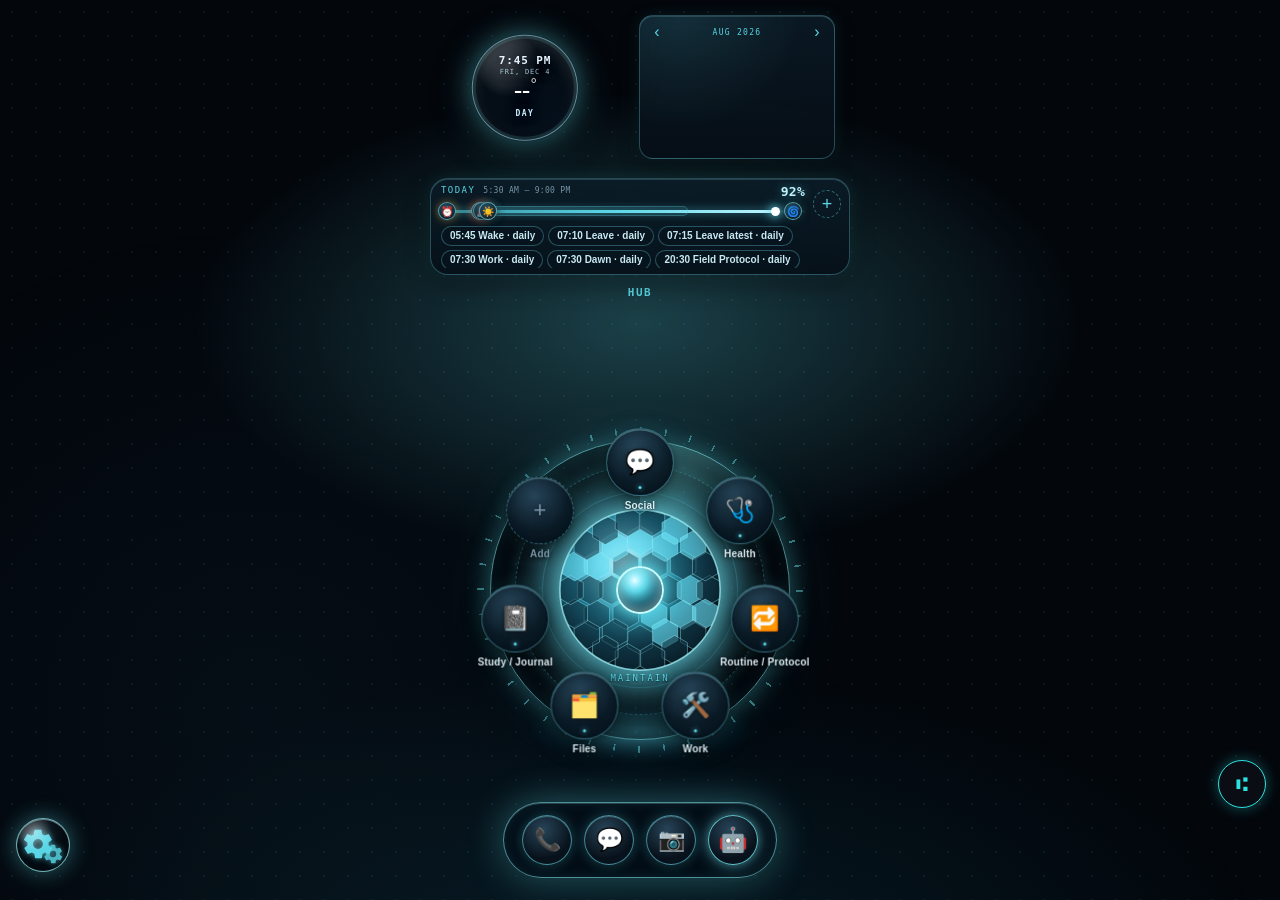
<file: index.html>
<!DOCTYPE html>
<html lang="en" style="background:#03070c">
<head>
<meta charset="UTF-8">
<meta name="viewport" content="width=device-width, initial-scale=1, viewport-fit=cover">
<meta name="apple-mobile-web-app-capable" content="yes">
<meta name="apple-mobile-web-app-status-bar-style" content="black-translucent">
<meta name="apple-mobile-web-app-title" content="Maintain">
<meta name="theme-color" content="#03070c">
<title>Maintain</title>
<link rel="stylesheet" href="styles.css?v=8.5.1">
<link rel="stylesheet" href="v83.css?v=8.5.1">
<link rel="stylesheet" href="v85.css?v=8.5.1">
</head>
<body>
<div class="hud-top" id="hud-top">
  <div class="hud-row">
    <div class="wx-clock" id="wx-clock">
      <div class="wx-dial"></div>
      <div class="wx-glass">
        <div class="wx-sky" id="wx-sky"></div>
        <div class="wx-shine"></div>
        <div class="wx-rim"></div>
        <div class="wx-read">
          <div class="wx-time" id="wx-time">--:--</div>
          <div class="wx-date" id="wx-date"></div>
          <div class="wx-temp" id="wx-temp">--<small>°</small></div>
          <div class="wx-cond" id="wx-cond"></div>
          <div class="wx-sun" id="wx-sun"><b>DAY</b><span></span></div>
        </div>
      </div>
    </div>
    <div id="cal" aria-label="Calendar">
      <div class="cal-head">
        <button type="button" id="cal-prev" aria-label="Previous month">‹</button>
        <div class="cal-title" id="cal-title">AUG 2026</div>
        <button type="button" id="cal-next" aria-label="Next month">›</button>
      </div>
      <div class="cal-grid" id="cal-grid"></div>
    </div>
  </div>
  <div id="dayline">
    <div class="dl-head">
      <div class="dl-title">Today</div>
      <div class="dl-range">5:30 AM – 9:00 PM</div>
      <div class="dl-pct" id="dl-pct">—%</div>
    </div>
    <div class="dl-track-wrap" id="dl-track-wrap">
      <div class="dl-track"><div class="dl-fill" id="dl-fill"></div></div>
      <div class="dl-now" id="dl-now"></div>
    </div>
    <button class="dl-add" id="dl-add" type="button" aria-label="Add reminder">+</button>
    <div class="dl-list" id="dl-list"></div>
  </div>
</div>
<div class="stage" id="stage">
  <div class="crumb" id="crumb"><b>HUB</b></div>
  <div id="orbit"></div>
  <div class="hint" id="hint"></div>
</div>
<div class="flash" id="flash"></div>
<div class="veil" id="veil"><div class="sheet" id="sheet"></div></div>
<button id="gears-btn" title="Settings" aria-label="Maintain Settings">
  <span class="gear-glass">
    <svg class="gear-a" viewBox="0 0 24 24" aria-hidden="true"><path fill="currentColor" d="M19.43 12.98c.04-.32.07-.64.07-.98s-.03-.66-.07-.98l2.11-1.65a.5.5 0 0 0 .12-.64l-2-3.46a.5.5 0 0 0-.6-.22l-2.49 1a7.2 7.2 0 0 0-1.7-.98l-.38-2.65A.5.5 0 0 0 13.9 2h-4a.5.5 0 0 0-.49.42l-.38 2.65c.63.23-1.2.56-1.7.98l-2.49-1a.5.5 0 0 0-.6.22l-2 3.46a.5.5 0 0 0 .12.64L4.57 11c-.04.32-.07.65-.07 1s.03.66.07.98l-2.11 1.65a.5.5 0 0 0 .12.64l2 3.46c.14.24.43.34.68.22l2.49-1c.5.42 1.07.75 1.7.98l.38 2.65a.5.5 0 0 0 .49.42h4a.5.5 0 0 0 .49-.42l.38-2.65c.63-.23 1.2-.56 1.7-.98l2.49 1a.5.5 0 0 0 .6-.22l2-3.46a.5.5 0 0 0-.12-.64l-2.11-1.65zM12 15.5A3.5 3.5 0 1 1 12 8.5a3.5 3.5 0 0 1 0 7z"/></svg>
    <svg class="gear-b" viewBox="0 0 24 24" aria-hidden="true"><path fill="currentColor" d="M19.43 12.98c.04-.32.07-.64.07-.98s-.03-.66-.07-.98l2.11-1.65a.5.5 0 0 0 .12-.64l-2-3.46a.5.5 0 0 0-.6-.22l-2.49 1a7.2 7.2 0 0 0-1.7-.98l-.38-2.65A.5.5 0 0 0 13.9 2h-4a.5.5 0 0 0-.49.42l-.38 2.65c.63.23-1.2.56-1.7.98l-2.49-1a.5.5 0 0 0-.6.22l-2 3.46a.5.5 0 0 0 .12.64L4.57 11c-.04.32-.07.65-.07 1s.03.66.07.98l-2.11 1.65a.5.5 0 0 0 .12.64l2 3.46c.14.24.43.34.68.22l2.49-1c.5.42 1.07.75 1.7.98l.38 2.65a.5.5 0 0 0 .49.42h4a.5.5 0 0 0 .49-.42l.38-2.65c.63-.23 1.2-.56 1.7-.98l2.49 1a.5.5 0 0 0 .6-.22l2-3.46a.5.5 0 0 0-.12-.64l-2.11-1.65zM12 15.5A3.5 3.5 0 1 1 12 8.5a3.5 3.5 0 0 1 0 7z"/></svg>
  </span>
</button>
<div id="cmd-belt">
  <button class="cmd-btn" id="cmd-phone" title="Contacts">📞</button>
  <button class="cmd-btn" id="cmd-msg" title="Messages">💬</button>
  <button class="cmd-btn" id="cmd-cam" title="Camera">📷</button>
  <button class="cmd-btn ai" id="cmd-ai" title="Gemini">🤖</button>
</div>
<div id="ai-wrap"><div id="ai-panel"><div id="ai-head"><h3>✦ GEMINI</h3><button id="ai-cfg" type="button" title="API key">⚙</button><button id="ai-close">×</button></div><div id="ai-cfg-row"><input id="ai-key" type="password" placeholder="Paste Gemini API key (stays on this phone)" autocomplete="off"><button id="ai-key-save" type="button">Save</button></div><div id="ai-body"><div class="msg bot">Maintain channel ready. Save a Gemini API key (⚙) once — it never leaves this phone.</div></div><div id="ai-input-row"><input id="ai-input" placeholder="Message Gemini…" autocomplete="off"><button id="ai-send">Send</button></div></div></div>
<div id="mp-fab" title="Push to GitHub">⑆</div>
<div id="mp-wrap"><div id="mp-sheet"><h3>Push to GitHub <button id="mp-close">×</button></h3><label>File path in repo</label><input id="mp-path" placeholder="index.html" value="index.html" autocapitalize="off" autocorrect="off" spellcheck="false"/><label>Commit message</label><input id="mp-msg" placeholder="Maintain update"/><label>File content (paste the COMPLETE file)</label><textarea id="mp-content" placeholder="Paste the entire new file here…"></textarea><div id="mp-row"><button id="mp-pull">Pull current</button><button id="mp-push">Push</button></div><div id="mp-status"></div><details id="mp-cfg"><summary>⚙︎ Setup (stored on this phone only)</summary><label>Apps Script /exec URL</label><input id="mp-url" placeholder="https://script.google.com/macros/s/…/exec" autocapitalize="off" autocorrect="off" spellcheck="false"/><label>Shared secret</label><input id="mp-secret" type="password" placeholder="your SHARED_SECRET"/><button id="mp-save" style="margin-top:10px;width:100%;padding:10px;border-radius:8px;border:1px solid #2de1e1;background:#0a0e14;color:#2de1e1;">Save config on device</button></details></div></div>
<script src="app.js?v=8.5.1"></script>
<script src="app-ui.js?v=8.5.1"></script>
<script src="app-tl.js?v=8.5.1"></script>
<script src="v83.js?v=8.5.1"></script>
<script src="v84.js?v=8.5.1"></script>
<script src="v85.js?v=8.5.1"></script>
</body></html>
</file>
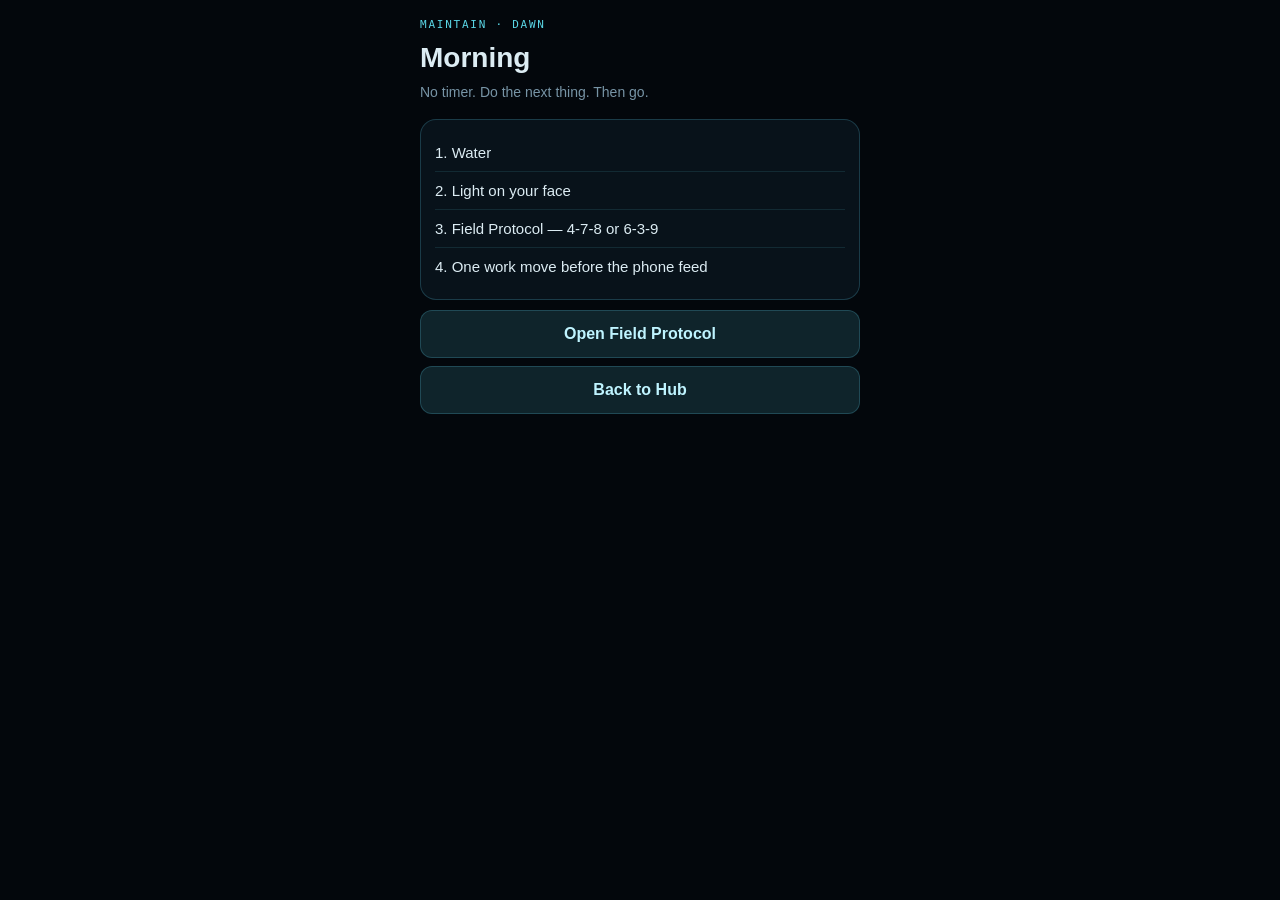
<file: dawn.html>
<!DOCTYPE html>
<html lang="en" style="background:#03070c">
<head>
<meta charset="UTF-8">
<meta name="viewport" content="width=device-width, initial-scale=1, viewport-fit=cover">
<meta name="apple-mobile-web-app-capable" content="yes">
<meta name="apple-mobile-web-app-title" content="Dawn">
<meta name="theme-color" content="#03070c">
<title>Dawn</title>
<style>
:root{--void:#03070c;--panel:rgba(10,20,30,.86);--line:rgba(90,210,230,.22);--cyan:#5ad6e6;--hot:#bff4ff;--ink:#dcecf3;--dim:#7794a6;--mono:ui-monospace,Menlo,monospace;--sans:-apple-system,BlinkMacSystemFont,sans-serif}
*{box-sizing:border-box;margin:0;padding:0;-webkit-tap-highlight-color:transparent}
body{background:var(--void);color:var(--ink);font-family:var(--sans);min-height:100dvh;padding:calc(env(safe-area-inset-top) + 18px) 16px calc(env(safe-area-inset-bottom) + 20px)}
.app{max-width:440px;margin:0 auto}
.brand{font:11px/1.3 var(--mono);letter-spacing:.16em;text-transform:uppercase;color:var(--cyan);margin-bottom:10px}
h1{font-size:28px;margin-bottom:8px}
.why{color:var(--dim);font-size:14px;line-height:1.45;margin-bottom:16px}
.card{border:1px solid var(--line);background:var(--panel);border-radius:16px;padding:14px;margin-bottom:10px}
.step{font-size:15px;padding:10px 0;border-bottom:1px solid rgba(90,210,230,.12)}
.step:last-child{border-bottom:none}
a.btn{display:block;text-align:center;text-decoration:none;border:1px solid var(--line);background:rgba(90,214,230,.14);color:var(--hot);border-radius:12px;padding:14px;font-weight:650;margin-top:8px}
</style>
</head>
<body>
<div class="app">
  <div class="brand">Maintain · Dawn</div>
  <h1>Morning</h1>
  <p class="why">No timer. Do the next thing. Then go.</p>
  <div class="card">
    <div class="step">1. Water</div>
    <div class="step">2. Light on your face</div>
    <div class="step">3. Field Protocol — 4-7-8 or 6-3-9</div>
    <div class="step">4. One work move before the phone feed</div>
  </div>
  <a class="btn" href="field.html">Open Field Protocol</a>
  <a class="btn" href="index.html">Back to Hub</a>
</div>
</body>
</html>
</file>
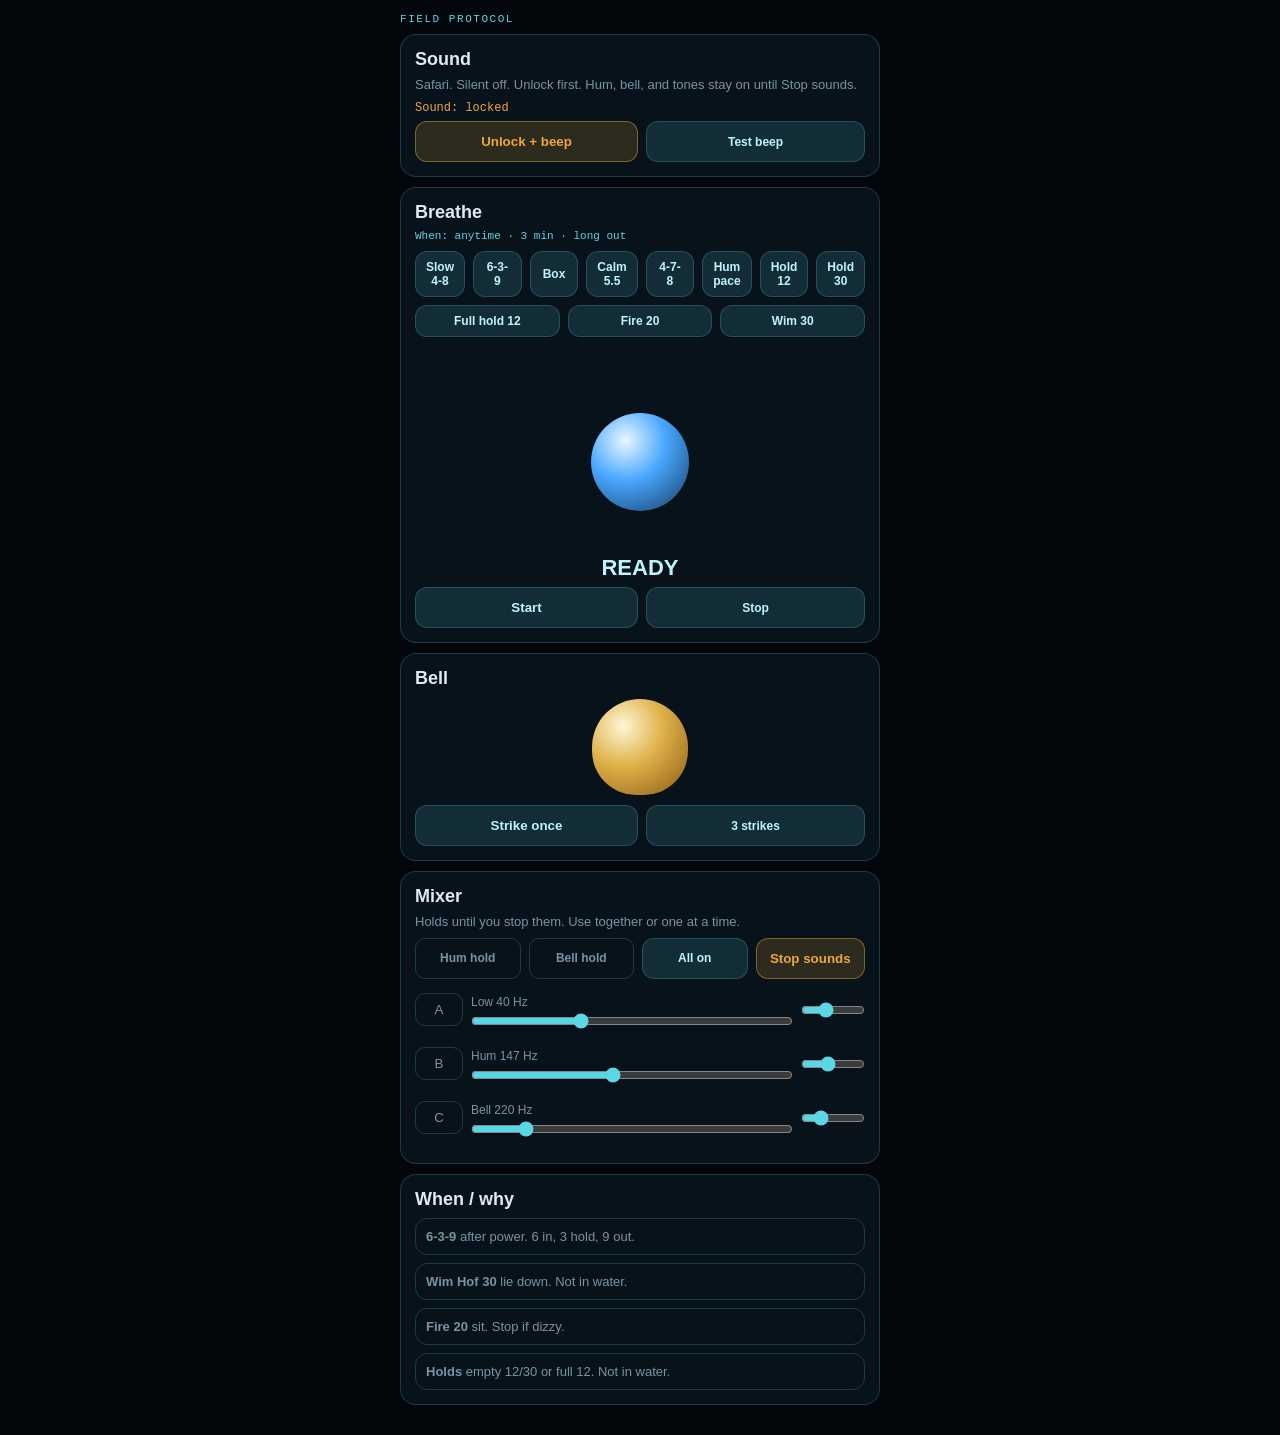
<file: field.html>
<!DOCTYPE html>
<html lang="en" style="background:#03070c">
<head>
<meta charset="UTF-8">
<meta name="viewport" content="width=device-width, initial-scale=1, viewport-fit=cover">
<meta name="apple-mobile-web-app-capable" content="yes">
<meta name="apple-mobile-web-app-title" content="Field Protocol">
<meta name="theme-color" content="#03070c">
<title>Field Protocol</title>
<style>
:root{--void:#03070c;--panel:rgba(10,20,30,.86);--line:rgba(90,210,230,.22);--cyan:#5ad6e6;--hot:#bff4ff;--amber:#f0a63c;--ink:#dcecf3;--dim:#7794a6;
--mono:ui-monospace,Menlo,monospace;--sans:-apple-system,BlinkMacSystemFont,sans-serif}
*{box-sizing:border-box;margin:0;padding:0;-webkit-tap-highlight-color:transparent}
html,body{background:var(--void);color:var(--ink);font-family:var(--sans);min-height:100%}
body{padding:env(safe-area-inset-top) 14px calc(20px + env(safe-area-inset-bottom))}
.app{max-width:480px;margin:0 auto}
.brand{font:11px/1.3 var(--mono);letter-spacing:.14em;text-transform:uppercase;color:var(--cyan);margin:12px 0 8px}
.card{border:1px solid var(--line);background:var(--panel);border-radius:16px;padding:14px;margin-bottom:10px}
h2{font-size:18px;margin-bottom:6px}
.why,.meta{font-size:13px;color:var(--dim);line-height:1.45;margin:6px 0}
.meta{font-family:var(--mono);font-size:11px;color:var(--cyan)}
.btn{appearance:none;border:1px solid var(--line);background:rgba(90,214,230,.14);color:var(--hot);border-radius:12px;padding:12px;font-weight:650;width:100%}
.btn.amber{background:rgba(240,166,60,.16);border-color:rgba(240,166,60,.45);color:var(--amber)}
.btn.sm{width:auto;padding:8px 10px;font-size:12px}
.row{display:flex;flex-wrap:wrap;gap:8px}
.row .btn{flex:1}
.tog{border:1px solid var(--line);background:transparent;color:var(--dim);border-radius:10px;padding:8px}
.tog.on{border-color:var(--cyan);color:var(--hot);background:rgba(90,214,230,.14)}
.pacer{display:grid;place-items:center;min-height:250px;position:relative}
.ball{width:140px;height:140px;border-radius:50%;background:radial-gradient(circle at 35% 28%,#e8f7ff,#4aa8ff 42%,#123a62);transform:scale(.7)}
.cue{position:absolute;bottom:6px;text-align:center;font-size:22px;font-weight:700;color:var(--hot)}
.cue small{display:block;font-size:14px;font-weight:500;color:var(--ink)}
.bell{width:96px;height:96px;margin:10px auto;border-radius:50% 50% 46% 46%;background:radial-gradient(circle at 32% 28%,#fff6d6,#e0b24a 42%,#8a5a12)}
#st{font-family:var(--mono);font-size:12px;color:var(--amber);margin:6px 0}
input[type=range]{width:100%;accent-color:var(--cyan)}
label{display:block;font-size:12px;color:var(--dim);margin:8px 0 4px}
.mix{display:grid;grid-template-columns:48px 1fr 64px;gap:8px;align-items:center;margin:8px 0}
.ex{border:1px solid var(--line);border-radius:12px;padding:10px;margin-top:8px;font-size:13px;color:var(--dim)}
</style>
</head>
<body>
<div class="app">
  <div class="brand">Field Protocol</div>
  <div class="card">
    <h2>Sound</h2>
    <p class="why">Safari. Silent off. Unlock first. Hum, bell, and tones stay on until Stop sounds.</p>
    <p id="st">Sound: locked</p>
    <div class="row">
      <button class="btn amber" id="unlock">Unlock + beep</button>
      <button class="btn sm" id="test">Test beep</button>
    </div>
  </div>
  <div class="card">
    <h2>Breathe</h2>
    <p class="meta" id="help">When: anytime · 3 min · long out</p>
    <div class="row" id="modes"></div>
    <div class="pacer"><div class="ball" id="ball"></div><div class="cue" id="cue">READY</div></div>
    <div class="row"><button class="btn" id="go">Start</button><button class="btn sm" id="stop">Stop</button></div>
  </div>
  <div class="card">
    <h2>Bell</h2>
    <div class="bell" id="bell"></div>
    <div class="row"><button class="btn" id="strike">Strike once</button><button class="btn sm" id="triple">3 strikes</button></div>
  </div>
  <div class="card">
    <h2>Mixer</h2>
    <p class="why">Holds until you stop them. Use together or one at a time.</p>
    <div class="row">
      <button class="btn sm tog" id="togBreath">Hum hold</button>
      <button class="btn sm tog" id="togBell">Bell hold</button>
      <button class="btn sm" id="allOn">All on</button>
      <button class="btn amber" id="allOff">Stop sounds</button>
    </div>
    <div class="mix"><button class="tog" id="tA">A</button><div><label>Low <span id="fA">40</span> Hz</label><input id="hzA" type="range" min="20" max="80" value="40"></div><input id="gA" type="range" min="0" max="100" value="35"></div>
    <div class="mix"><button class="tog" id="tB">B</button><div><label>Hum <span id="fB">147</span> Hz</label><input id="hzB" type="range" min="90" max="220" value="147"></div><input id="gB" type="range" min="0" max="100" value="40"></div>
    <div class="mix"><button class="tog" id="tC">C</button><div><label>Bell <span id="fC">220</span> Hz</label><input id="hzC" type="range" min="180" max="440" value="220"></div><input id="gC" type="range" min="0" max="100" value="25"></div>
  </div>
  <div class="card">
    <h2>When / why</h2>
    <div class="ex"><b>6-3-9</b> after power. 6 in, 3 hold, 9 out.</div>
    <div class="ex"><b>Wim Hof 30</b> lie down. Not in water.</div>
    <div class="ex"><b>Fire 20</b> sit. Stop if dizzy.</div>
    <div class="ex"><b>Holds</b> empty 12/30 or full 12. Not in water.</div>
  </div>
</div>
<script>
const MODES={
  hyper:{name:'Slow 4-8',help:'When: anytime · 3 min',phases:[{n:'In',s:4,c:'in',a:.68,b:1.2},{n:'Out',s:8,c:'out',a:1.2,b:.68}]},
  six39:{name:'6-3-9',help:'When: after power · 6-3-9',phases:[{n:'In',s:6,c:'in',a:.68,b:1.2},{n:'Hold',s:3,c:'hold',a:1.2,b:1.2},{n:'Out',s:9,c:'out',a:1.2,b:.68}]},
  box:{name:'Box',help:'When: wired',phases:[{n:'In',s:4,c:'in',a:.68,b:1.16},{n:'Hold',s:4,c:'hold',a:1.16,b:1.16},{n:'Out',s:4,c:'out',a:1.16,b:.68},{n:'Hold',s:4,c:'hold',a:.68,b:.68}]},
  coherent:{name:'Calm 5.5',help:'When: anytime',phases:[{n:'In',s:5.5,c:'in',a:.68,b:1.16},{n:'Out',s:5.5,c:'out',a:1.16,b:.68}]},
  four78:{name:'4-7-8',help:'When: night',phases:[{n:'In',s:4,c:'in',a:.68,b:1.18},{n:'Hold',s:7,c:'hold',a:1.18,b:1.18},{n:'Out',s:8,c:'out',a:1.18,b:.68}]},
  hum:{name:'Hum pace',help:'When: after slow',phases:[{n:'In',s:4,c:'in',a:.68,b:1.16},{n:'Hum',s:8,c:'out',a:1.16,b:.68}]},
  apnea:{name:'Hold 12',help:'Empty hold',phases:[{n:'In',s:3,c:'in',a:.68,b:1.1},{n:'Out',s:3,c:'out',a:1.1,b:.72},{n:'Hold',s:12,c:'hold',a:.72,b:.72}]},
  hold30:{name:'Hold 30',help:'Empty hold',phases:[{n:'In',s:3,c:'in',a:.68,b:1.1},{n:'Out',s:3,c:'out',a:1.1,b:.7},{n:'Hold',s:30,c:'hold',a:.7,b:.7}]},
  fullhold:{name:'Full hold 12',help:'Lungs full',phases:[{n:'In',s:4,c:'in',a:.68,b:1.2},{n:'Hold',s:12,c:'hold',a:1.2,b:1.2},{n:'Out',s:6,c:'out',a:1.2,b:.68}]},
  kapal:{name:'Fire 20',help:'Sit. Stop if dizzy',n:20,phases:[{n:'In',s:.35,c:'in',a:.72,b:1.05},{n:'Out',s:.35,c:'out',a:1.05,b:.72}],after:[{n:'Out',s:4,c:'out',a:1,b:.7},{n:'Hold',s:8,c:'hold',a:.7,b:.7},{n:'In',s:3,c:'in',a:.7,b:1.1},{n:'Out',s:4,c:'out',a:1.1,b:.7}]},
  wim:{name:'Wim 30',help:'Lie down. Not in water',n:30,rounds:3,phases:[{n:'In',s:1.5,c:'in',a:.7,b:1.22},{n:'Out',s:1.5,c:'out',a:1.22,b:.7}],after:[{n:'Hold',s:30,c:'hold',a:.7,b:.7},{n:'In',s:3,c:'in',a:.7,b:1.16},{n:'Hold',s:10,c:'hold',a:1.16,b:1.16},{n:'Out',s:4,c:'out',a:1.16,b:.7}]}
};
const box=document.getElementById('modes');
Object.keys(MODES).forEach(function(k){ var b=document.createElement('button'); b.className='btn sm'; b.textContent=MODES[k].name; b.onclick=function(){ setMode(k); }; box.appendChild(b); });
let mode=MODES.hyper,run=0,pi=0,pt=0,cyc=0,last=0,after=0,rnd=1;
let ctx,master,breathOn=0,bellOn=0,drone,droneG,bellNodes=[];
const tracks={};
function st(t){document.getElementById('st').textContent=t}
function unlock(){
  var AC=window.AudioContext||window.webkitAudioContext;
  if(!ctx) ctx=new AC();
  if(!master){ master=ctx.createGain(); master.gain.value=1; master.connect(ctx.destination); }
  function ping(){ beep(880,0.22,0.26); st('Sound: '+(ctx.state||'ready')); }
  if(ctx.state==='suspended') ctx.resume().then(ping).catch(ping); else ping();
  return ctx;
}
function beep(hz,dur,g){ if(!ctx) return; var o=ctx.createOscillator(), gain=ctx.createGain(); o.frequency.value=hz; gain.gain.value=g||0.2; o.connect(gain); gain.connect(ctx.destination); o.start(); o.stop(ctx.currentTime+dur); }
function ramp(g,v,t){ var n=ctx.currentTime; try{ g.gain.cancelScheduledValues(n); g.gain.setValueAtTime(Math.max(.0001,g.gain.value||.0001),n); g.gain.exponentialRampToValueAtTime(Math.max(.0001,v),n+t);}catch(e){g.gain.value=v} }
function startT(id,hz,vol){
  unlock(); stopT(id);
  var o=ctx.createOscillator(), g=ctx.createGain();
  o.frequency.value=hz; g.gain.value=.0001; o.connect(g); g.connect(master); o.start(); ramp(g,vol,.2);
  tracks[id]={o:o,g:g};
  if(hz<80){ var h=ctx.createOscillator(), hg=ctx.createGain(); h.frequency.value=hz*2; hg.gain.value=.0001; h.connect(hg); hg.connect(master); h.start(); ramp(hg,vol*.5,.2); tracks[id+'h']={o:h,g:hg}; }
}
function stopT(id){ ['','h'].forEach(function(s){ var t=tracks[id+s]; if(!t) return; try{ramp(t.g,.0001,.1); t.o.stop(ctx.currentTime+.14)}catch(e){} delete tracks[id+s]; }); }
function onT(id){return !!tracks[id]}
function droneStart(){ unlock(); if(droneG) return; drone=ctx.createOscillator(); droneG=ctx.createGain(); drone.frequency.value=147; droneG.gain.value=.0001; drone.connect(droneG); droneG.connect(master); drone.start(); ramp(droneG,.08,.25); }
function droneStop(){ if(!droneG) return; try{ramp(droneG,.0001,.1); drone.stop(ctx.currentTime+.14)}catch(e){} drone=droneG=null; }
function bellHoldStart(){
  unlock(); if(bellNodes.length) return;
  [110,220,264,326].forEach(function(hz,i){ var o=ctx.createOscillator(), g=ctx.createGain(); o.frequency.value=hz; g.gain.value=.0001; o.connect(g); g.connect(master); o.start(); ramp(g,0.1/(i+1),.3); bellNodes.push({o:o,g:g}); });
  if(!onT('C')) startMix('C');
}
function bellHoldStop(){ bellNodes.forEach(function(n){ try{ramp(n.g,.0001,.12); n.o.stop(ctx.currentTime+.16)}catch(e){} }); bellNodes=[]; }
function setMode(k){ mode=MODES[k]; document.getElementById('help').textContent=mode.help; reset(); }
function setBall(s){ document.getElementById('ball').style.transform='scale('+s+')'; }
function reset(){ run=0; pi=pt=cyc=after=0; rnd=1; last=0; document.getElementById('go').textContent='Start'; document.getElementById('cue').textContent=mode.name; setBall(.68); }
function ease(t){return t<.5?2*t*t:1-Math.pow(-2*t+2,2)/2}
function loop(ts){
  if(!run) return;
  if(!last) last=ts; var dt=Math.min(.05,(ts-last)/1000); last=ts; pt+=dt;
  var bank=(after&&mode.after)?mode.after:mode.phases; var ph=bank[pi];
  var p=Math.min(1,pt/ph.s); var e=ph.c==='hold'?p:ease(p);
  setBall(ph.a+(ph.b-ph.a)*e);
  document.getElementById('cue').innerHTML=ph.n+'<small>'+Math.max(0,ph.s-pt).toFixed(0)+'s'+(mode.n?(' · '+cyc+'/'+mode.n):'')+'</small>';
  if(breathOn && !drone) droneStart();
  if(pt>=ph.s){
    pt=0; pi++;
    if(!after && pi>=mode.phases.length){ pi=0; cyc++; if(mode.n && cyc>=mode.n){ after=1; pi=0; } }
    else if(after && pi>=mode.after.length){ rnd++; if(rnd>(mode.rounds||1)){ run=0; document.getElementById('go').textContent='Start'; document.getElementById('cue').innerHTML='Done'; return; } after=0; pi=0; cyc=0; }
  }
  requestAnimationFrame(loop);
}
function strike(){ unlock(); var t=ctx.currentTime; [110,220,264,326].forEach(function(hz,i){ var o=ctx.createOscillator(), g=ctx.createGain(); o.frequency.value=hz; g.gain.setValueAtTime(.0001,t); g.gain.exponentialRampToValueAtTime(.22/(i+1),t+.01); g.gain.exponentialRampToValueAtTime(.0001,t+6-i); o.connect(g); g.connect(master); o.start(t); o.stop(t+7); }); }
function hz(id){return +document.getElementById('hz'+id).value}
function vol(id){return (+document.getElementById('g'+id).value)/100*.18}
function startMix(id){ startT(id,hz(id),vol(id)); document.getElementById('t'+id).classList.add('on'); }
function stopMix(id){ stopT(id); document.getElementById('t'+id).classList.remove('on'); }
document.getElementById('unlock').onclick=unlock;
document.getElementById('test').onclick=function(){ unlock(); setTimeout(function(){ beep(440,.35,.25); },120); };
document.getElementById('go').onclick=function(){ unlock(); run=!run; last=0; document.getElementById('go').textContent=run?'Pause':'Start'; if(run) requestAnimationFrame(loop); };
document.getElementById('stop').onclick=reset;
document.getElementById('strike').onclick=strike;
document.getElementById('bell').onclick=strike;
document.getElementById('triple').onclick=function(){ strike(); setTimeout(strike,3500); setTimeout(strike,7000); };
document.getElementById('togBreath').onclick=function(){ breathOn=!breathOn; this.classList.toggle('on',breathOn); if(breathOn) droneStart(); else droneStop(); };
document.getElementById('togBell').onclick=function(){ bellOn=!bellOn; this.classList.toggle('on',bellOn); if(bellOn) bellHoldStart(); else bellHoldStop(); };
['A','B','C'].forEach(function(id){
  document.getElementById('t'+id).onclick=function(){ unlock(); onT(id)?stopMix(id):startMix(id); };
  document.getElementById('hz'+id).oninput=function(){ document.getElementById('f'+id).textContent=hz(id); if(onT(id)) tracks[id].o.frequency.value=hz(id); };
  document.getElementById('g'+id).oninput=function(){ if(onT(id)) ramp(tracks[id].g, vol(id), .08); };
});
document.getElementById('allOn').onclick=function(){ unlock(); breathOn=1; bellOn=1; document.getElementById('togBreath').classList.add('on'); document.getElementById('togBell').classList.add('on'); droneStart(); bellHoldStart(); startMix('A'); startMix('B'); startMix('C'); };
document.getElementById('allOff').onclick=function(){ breathOn=0; bellOn=0; document.getElementById('togBreath').classList.remove('on'); document.getElementById('togBell').classList.remove('on'); droneStop(); bellHoldStop(); stopMix('A'); stopMix('B'); stopMix('C'); };
</script>
</body>
</html>
</file>
<file: styles.css>
:root{
    --void:#03070c; --panel:rgba(10,20,30,.72); --line:rgba(90,210,230,.22);
    --cyan:#5ad6e6; --cyan-hot:#bff4ff; --cyan-dim:#2a7d8c;
    --amber:#f0a63c; --ink:#dcecf3; --dim:#7794a6; --danger:#e8654f;
    --mono:ui-monospace,"SF Mono",Menlo,monospace;
    --sans:-apple-system,BlinkMacSystemFont,"Segoe UI",Roboto,sans-serif;
  }
  *{box-sizing:border-box;margin:0;padding:0;-webkit-tap-highlight-color:transparent}
  html{background:var(--void)}
  body{font-family:var(--sans);color:var(--ink);background:var(--void);-webkit-user-select:none;user-select:none}
  .stage{position:relative;min-height:100vh;min-height:100dvh;overflow:hidden;perspective:1200px}
  body::before{content:"";position:fixed;inset:0;z-index:0;
    background:
      radial-gradient(60% 45% at 50% 36%,rgba(90,214,230,.28),transparent 58%),
      radial-gradient(80% 55% at 50% 108%,rgba(30,140,180,.14),transparent 62%),
      radial-gradient(circle at 20% 80%,rgba(40,100,140,.08),transparent 40%),
      radial-gradient(rgba(90,214,230,.08) 1px,transparent 1px);
    background-size:auto,auto,auto,24px 24px;
    animation:gridPulse 9s ease-in-out infinite}
  @keyframes gridPulse{0%,100%{opacity:.65}50%{opacity:1}}

  .crumb{position:fixed;top:calc(env(safe-area-inset-top) + 16px);left:14px;right:14px;z-index:15;
    font-family:var(--mono);font-size:11px;letter-spacing:.14em;color:var(--dim);text-transform:uppercase;
    pointer-events:none;text-align:center;line-height:1.5}
  .crumb b{color:var(--cyan)}

  #orbit{position:absolute;left:50%;top:42%;z-index:8;width:0;height:0}

  .ring{position:absolute;left:0;top:0;border-radius:50%;transform:translate(-50%,-50%);pointer-events:none}
  .ring.r1{width:300px;height:300px;border:1.5px solid rgba(140,250,255,.55);
    box-shadow:0 0 24px rgba(90,214,230,.35),0 0 60px rgba(90,214,230,.12),inset 0 0 20px rgba(90,214,230,.08)}
  .ring.r2{width:250px;height:250px;border:1px dashed rgba(90,214,230,.32);animation:spin 48s linear infinite;
    box-shadow:0 0 12px rgba(90,214,230,.15)}
  .ring.r3{width:196px;height:196px;border:1px solid rgba(90,214,230,.28);
    box-shadow:0 0 16px rgba(90,214,230,.12)}
  .ring.ticks{width:326px;height:326px;
    background:repeating-conic-gradient(from 0deg,rgba(120,250,255,.45) 0deg .6deg,transparent .6deg 9deg);
    -webkit-mask:radial-gradient(circle,transparent 0 156px,#000 156px 163px,transparent 163px);
    mask:radial-gradient(circle,transparent 0 156px,#000 156px 163px,transparent 163px);
    animation:spin 90s linear infinite reverse;filter:drop-shadow(0 0 8px rgba(90,214,230,.55));opacity:.95}
  .sweep{position:absolute;left:0;top:0;width:300px;height:300px;border-radius:50%;transform:translate(-50%,-50%);
    background:conic-gradient(from 0deg,rgba(140,255,255,.42),transparent 55deg);pointer-events:none;
    -webkit-mask:radial-gradient(circle,transparent 0 42px,#000 42px);mask:radial-gradient(circle,transparent 0 42px,#000 42px);
    animation:spin 5.5s linear infinite;filter:blur(.6px);opacity:.9}
  @keyframes spin{to{transform:translate(-50%,-50%) rotate(360deg)}}

  .tri{position:absolute;left:0;top:0;width:0;height:0;border-left:7px solid transparent;border-right:7px solid transparent;
    border-bottom:11px solid rgba(120,250,255,.6);pointer-events:none;
    filter:drop-shadow(0 0 4px rgba(90,214,230,.5))}
  .base{position:absolute;left:0;top:100px;width:300px;height:80px;transform:translateX(-50%);
    background:radial-gradient(closest-side,rgba(90,214,230,.38),rgba(40,140,180,.12) 50%,transparent 78%);
    border-radius:50%;filter:blur(3px);pointer-events:none;opacity:.9}

  .orb{position:absolute;left:0;top:0;transform:translate(-50%,-50%);width:178px;height:178px;cursor:pointer;z-index:9;
    filter:drop-shadow(0 12px 28px rgba(0,0,0,.55))}
  .orb .glow{position:absolute;inset:-36px;border-radius:50%;
    background:radial-gradient(circle,rgba(120,240,255,.65),rgba(60,180,220,.25) 40%,transparent 68%);
    animation:breathe 3.6s ease-in-out infinite, holoShift 7s linear infinite}
  @keyframes breathe{0%,100%{opacity:.65;transform:scale(.96)}50%{opacity:1;transform:scale(1.05)}}
  @keyframes holoShift{0%{filter:hue-rotate(0deg) brightness(1)}50%{filter:hue-rotate(20deg) brightness(1.12)}100%{filter:hue-rotate(0deg) brightness(1)}}
  .orb svg{position:relative;display:block;width:178px;height:178px;
    filter:drop-shadow(0 0 28px rgba(90,214,230,.85)) drop-shadow(0 0 8px rgba(180,255,255,.4))}
  .orb .lbl{position:absolute;left:50%;bottom:-4px;transform:translateX(-50%);white-space:nowrap;
    font-family:var(--mono);font-size:9px;letter-spacing:.22em;color:var(--cyan);
    text-shadow:0 0 10px rgba(90,214,230,.75),0 1px 2px rgba(0,0,0,.8)}
  .orb:active{transform:translate(-50%,-50%) scale(.95)}

  .core{position:absolute;left:50%;top:50%;transform:translate(-50%,-50%);z-index:12;width:48px;height:48px;border-radius:50%;
    background:
      radial-gradient(circle at 38% 28%,#f0ffff 0%,#a0f0ff 12%,#5ad6e6 28%,#1a6a80 55%,#0a2a38 78%,#020810 100%);
    border:2.5px solid rgba(200,255,255,.98);
    box-shadow:
      0 0 14px #5ad6e6,
      0 0 32px rgba(90,214,230,.85),
      0 0 70px rgba(90,214,230,.45),
      0 0 100px rgba(60,180,220,.2),
      inset 0 0 16px rgba(200,255,255,.7),
      inset 0 -6px 12px rgba(0,40,60,.4);
    cursor:pointer;animation:holoPulse 3s ease-in-out infinite}
  @keyframes holoPulse{
    0%,100%{filter:brightness(1) saturate(1.15);transform:translate(-50%,-50%) scale(1)}
    50%{filter:brightness(1.3) saturate(1.45);transform:translate(-50%,-50%) scale(1.08)}
  }
  .core:active{transform:translate(-50%,-50%) scale(.86)}

  .node{position:absolute;left:0;top:0;width:68px;height:68px;margin:-34px 0 0 -34px;z-index:10;
    border-radius:50%;border:1.5px solid rgba(120,230,250,.35);
    background:
      radial-gradient(circle at 42% 28%,rgba(40,70,90,.95),rgba(12,28,40,.96) 55%,rgba(4,12,18,.98));
    backdrop-filter:blur(12px) saturate(1.3);
    box-shadow:
      0 6px 22px rgba(0,0,0,.55),
      0 2px 6px rgba(0,0,0,.35),
      inset 0 1.5px 0 rgba(180,250,255,.28),
      inset 0 -3px 8px rgba(0,20,30,.45),
      0 0 18px rgba(90,214,230,.18);
    display:flex;align-items:center;justify-content:center;cursor:pointer;
    opacity:0;transform:translate(0,0) scale(.15);
    transition:transform .5s cubic-bezier(.34,1.5,.5,1),opacity .3s,border-color .15s,box-shadow .2s}
  .layer{position:absolute;left:0;top:0;width:0;height:0;
    transition:transform .4s cubic-bezier(.34,1.15,.5,1),opacity .4s,filter .4s}
  .layer.on .node{opacity:1;transform:translate(var(--x),var(--y)) scale(1)}
  .layer.settled .node{opacity:1;transform:translate(var(--x),var(--y)) scale(1);transition:none}
  .hub{position:absolute;left:0;top:0;z-index:11;width:88px;height:88px;margin:-44px 0 0 -44px;
    border-radius:50%;border:1.5px solid rgba(120,250,255,.65);cursor:pointer;
    background:
      radial-gradient(circle at 42% 28%,rgba(55,100,120,.98),rgba(18,40,55,.97) 50%,rgba(6,16,24,.98));
    box-shadow:
      0 0 30px rgba(90,214,230,.6),
      0 4px 16px rgba(0,0,0,.5),
      inset 0 1.5px 0 rgba(180,250,255,.4),
      inset 0 -4px 10px rgba(0,20,30,.4);
    display:flex;flex-direction:column;align-items:center;justify-content:center;
    opacity:0;transform:translate(var(--hx),var(--hy)) scale(.4);
    transition:transform .42s cubic-bezier(.34,1.3,.5,1),opacity .3s}
  .layer.on .hub{opacity:1;transform:translate(var(--hx),var(--hy)) scale(1)}
  .layer.settled .hub{opacity:1;transform:translate(var(--hx),var(--hy)) scale(1);transition:none}
  .hub .hi{font-size:30px;line-height:1;filter:drop-shadow(0 1px 3px rgba(0,0,0,.55))}
  .hub .hc{font:600 10px/1.15 var(--sans);color:var(--ink);margin-top:3px;max-width:76px;text-align:center;
    text-shadow:0 1px 4px rgba(0,0,0,.85)}
  .node.sub{width:56px;height:56px;margin:-28px 0 0 -28px}
  .node.sub .ni{font-size:21px}
  .node:active{border-color:var(--cyan-hot);
    box-shadow:0 0 24px rgba(90,214,230,.65),0 0 8px rgba(180,255,255,.3),
      inset 0 1.5px 0 rgba(180,250,255,.4),inset 0 -2px 6px rgba(0,20,30,.35)}
  .node .ni{font-size:24px;line-height:1;filter:drop-shadow(0 1px 3px rgba(0,0,0,.55))}
  .node .ct{position:absolute;top:-4px;right:-4px;min-width:17px;height:17px;padding:0 4px;border-radius:9px;
    background:var(--amber);color:#1c1305;font:700 10px/17px var(--mono);text-align:center;box-shadow:0 0 8px rgba(240,166,60,.5)}
  .node .lk{position:absolute;top:-3px;right:-3px;width:16px;height:16px;border-radius:50%;background:var(--cyan);color:#04121a;font:700 10px/16px var(--sans);text-align:center}
  .node .cap{position:absolute;top:calc(100% + 5px);left:50%;transform:translateX(-50%);width:94px;text-align:center;
    font:600 10px/1.2 var(--sans);letter-spacing:.02em;color:var(--ink);text-shadow:0 1px 4px rgba(0,0,0,.85);pointer-events:none}
  .node.folder::after{content:"";position:absolute;bottom:6px;left:50%;transform:translateX(-50%);
    width:3px;height:3px;border-radius:50%;background:var(--cyan);box-shadow:0 0 5px var(--cyan)}
  .node.addch{border-style:dashed}
  .node.addch .ni{color:var(--dim);font-size:22px}
  .node.addch .cap{color:var(--dim)}

  .hint{position:fixed;left:0;right:0;bottom:calc(env(safe-area-inset-bottom) + 110px);text-align:center;z-index:6;
    font-family:var(--mono);font-size:11px;letter-spacing:.16em;color:var(--dim);text-transform:uppercase;
    transition:opacity .3s;pointer-events:none}
  .flash{position:fixed;left:50%;bottom:calc(env(safe-area-inset-bottom) + 130px);transform:translate(-50%,8px);z-index:25;
    max-width:82vw;background:rgba(10,22,32,.95);border:1px solid var(--line);border-radius:12px;padding:11px 15px;
    font-size:13px;color:var(--ink);opacity:0;pointer-events:none;transition:opacity .2s,transform .2s;text-align:center}
  .flash.on{opacity:1;transform:translate(-50%,0)}

  .veil{position:fixed;inset:0;z-index:30;background:rgba(2,5,9,.6);backdrop-filter:blur(4px);
    display:flex;align-items:flex-end;justify-content:center;opacity:0;pointer-events:none;transition:opacity .2s}
  .veil.on{opacity:1;pointer-events:auto}
  .sheet{width:100%;max-width:620px;max-height:82vh;display:flex;flex-direction:column;
    background:linear-gradient(180deg,rgba(12,24,34,.96),rgba(6,13,20,.98));
    border:1px solid var(--line);border-bottom:none;border-radius:20px 20px 0 0;
    box-shadow:0 -8px 40px rgba(0,0,0,.6),0 0 0 1px rgba(90,214,230,.08);
    padding:16px 16px calc(env(safe-area-inset-bottom) + 16px);transform:translateY(24px);transition:transform .2s}
  .veil.on .sheet{transform:translateY(0)}
  .grip{width:40px;height:4px;border-radius:2px;background:var(--line);margin:2px auto 12px;flex:none}
  .shead{display:flex;align-items:center;gap:11px;margin-bottom:12px;flex:none}
  .back{width:38px;height:38px;flex:none;border:1px solid var(--line);background:var(--panel);color:var(--ink);
    border-radius:10px;font-size:19px;cursor:pointer;display:grid;place-items:center}
  .back:active{background:rgba(90,214,230,.12)}
  .shead .tt{flex:1;min-width:0}
  .shead .cid{font-family:var(--mono);font-size:10px;letter-spacing:.2em;color:var(--cyan)}
  .shead .nm{font-size:19px;font-weight:700;margin-top:1px;letter-spacing:.01em;overflow:hidden;text-overflow:ellipsis;white-space:nowrap}
  .kill{border:1px solid var(--line);background:var(--panel);color:var(--dim);border-radius:9px;padding:8px 10px;
    font-family:var(--mono);font-size:10px;letter-spacing:.08em;cursor:pointer;flex:none}
  .kill:active{color:var(--cyan);border-color:var(--cyan)}

  .seg{display:flex;gap:8px;margin-bottom:13px}
  .seg button{flex:1;border:1px solid var(--line);background:transparent;color:var(--dim);border-radius:9px;
    padding:11px;font-family:var(--mono);font-size:11px;letter-spacing:.12em;text-transform:uppercase;cursor:pointer}
  .seg button.on{background:rgba(90,214,230,.14);color:var(--cyan);border-color:var(--cyan)}
  .mform.folder .linkonly{display:none}

  .fld{margin-bottom:11px}
  .fld label{display:block;font-family:var(--mono);font-size:10px;letter-spacing:.14em;color:var(--dim);text-transform:uppercase;margin-bottom:6px}
  .fld input,.fld textarea{width:100%;background:var(--void);border:1px solid var(--line);border-radius:9px;
    color:var(--ink);font-family:var(--sans);font-size:16px;padding:11px 12px;resize:vertical}
  .fld .rowin{display:flex;gap:9px}.fld .rowin .ic{width:64px;text-align:center}
  .fld input:focus,.fld textarea:focus{outline:none;border-color:var(--cyan);box-shadow:0 0 0 2px rgba(90,214,230,.18)}
  .fld textarea{min-height:60px}
  .acts{display:flex;gap:10px}
  .btn{flex:1;border-radius:10px;padding:13px;font-family:var(--mono);font-size:11px;letter-spacing:.14em;text-transform:uppercase;cursor:pointer;border:1px solid var(--line)}
  .btn.ghost{background:transparent;color:var(--dim)}.btn.ghost:active{color:var(--ink)}
  .btn.go{background:var(--cyan);color:#04121a;border-color:var(--cyan);font-weight:700}.btn.go:active{opacity:.85}
  .btn.danger{background:transparent;color:var(--danger);border-color:var(--danger)}
  .btn.full{width:100%;flex:none;margin-top:8px}

  .doc{overflow-y:auto;font-size:13.5px;line-height:1.6;color:var(--ink)}
  .doc .sec{margin-bottom:15px}
  .doc .sh{font-family:var(--mono);font-size:10px;letter-spacing:.16em;text-transform:uppercase;color:var(--cyan);margin-bottom:5px}
  .doc .sb{white-space:pre-wrap;color:var(--ink)}
  .doc .sb.empty{color:var(--dim);opacity:.6}
  .list{overflow-y:auto;-webkit-overflow-scrolling:touch;flex:1}
  .ver{font-family:var(--mono);font-size:10px;letter-spacing:.14em;color:var(--dim);opacity:.55;text-align:center;margin-top:10px}

  #cmd-belt{
    position:fixed;left:50%;bottom:calc(env(safe-area-inset-bottom) + 22px);
    transform:translateX(-50%);z-index:40;
    display:flex;align-items:center;gap:12px;
    padding:12px 18px;
    background:rgba(4,12,20,.82);
    border:1.5px solid rgba(140,250,255,.55);
    border-radius:42px;
    backdrop-filter:blur(20px) saturate(1.5);
    box-shadow:
      0 0 36px rgba(90,214,230,.4),
      0 4px 20px rgba(0,0,0,.45),
      inset 0 1px 0 rgba(180,250,255,.2),
      inset 0 0 14px rgba(90,214,230,.12);
  }
  .cmd-btn{
    width:50px;height:50px;border-radius:50%;
    border:1.5px solid rgba(110,230,250,.55);
    background:
      radial-gradient(circle at 42% 28%,rgba(40,70,90,.97),rgba(8,18,28,.98) 65%);
    color:#5ad6e6;display:grid;place-items:center;
    font-size:22px;cursor:pointer;
    box-shadow:
      0 0 14px rgba(90,214,230,.3),
      0 3px 8px rgba(0,0,0,.4),
      inset 0 1px 0 rgba(180,250,255,.25);
    transition:transform .15s,border-color .15s,box-shadow .15s;
  }
  .cmd-btn:active{transform:scale(.88);border-color:#bff4ff;
    box-shadow:0 0 22px rgba(90,214,230,.65),inset 0 1px 0 rgba(200,255,255,.35)}
  .cmd-btn.ai{font-size:24px;border-color:rgba(120,250,255,.75);
    box-shadow:0 0 18px rgba(90,214,230,.5),0 0 8px rgba(180,255,255,.25)}

  #gears-btn{
    position:fixed;left:16px;bottom:calc(env(safe-area-inset-bottom) + 28px);z-index:40;
    width:54px;height:54px;border-radius:50%;
    border:1.5px solid rgba(140,250,255,.65);
    background:
      radial-gradient(circle at 40% 28%,rgba(40,75,100,.97),rgba(6,16,24,.98) 65%);
    color:#5ad6e6;display:grid;place-items:center;
    font-size:24px;cursor:pointer;
    box-shadow:
      0 0 22px rgba(90,214,230,.45),
      0 3px 10px rgba(0,0,0,.4),
      inset 0 1px 0 rgba(180,250,255,.3);
    animation:gearsSpin 10s linear infinite;
  }
  #gears-btn:active{transform:scale(.88)}
  @keyframes gearsSpin{to{transform:rotate(360deg)}}

  #ai-wrap{position:fixed;inset:0;z-index:60;display:none;align-items:flex-end;justify-content:center;
    background:rgba(2,5,9,.7);backdrop-filter:blur(6px)}
  #ai-wrap.open{display:flex}
  #ai-panel{
    width:100%;max-width:520px;max-height:78vh;
    background:linear-gradient(165deg,rgba(8,18,28,.97),rgba(4,10,16,.99));
    border:1px solid rgba(90,214,230,.45);
    border-radius:22px 22px 0 0;
    box-shadow:0 -10px 50px rgba(0,0,0,.6),0 0 30px rgba(90,214,230,.2);
    display:flex;flex-direction:column;
    padding:14px 14px calc(env(safe-area-inset-bottom) + 14px);
  }
  #ai-head{display:flex;align-items:center;justify-content:space-between;margin-bottom:10px}
  #ai-head h3{font-size:15px;color:#5ad6e6;letter-spacing:.4px;margin:0}
  #ai-close{background:none;border:none;color:#7a9aaa;font-size:22px;cursor:pointer;padding:4px 8px}
  #ai-body{flex:1;overflow-y:auto;font-size:14px;line-height:1.55;color:#c8e0ea;padding:8px 4px;min-height:180px}
  #ai-body .msg{margin-bottom:12px;padding:10px 12px;border-radius:12px;max-width:92%}
  #ai-body .bot{background:rgba(90,214,230,.12);border:1px solid rgba(90,214,230,.25)}
  #ai-input-row{display:flex;gap:8px;margin-top:10px}
  #ai-input{flex:1;background:#0a1219;border:1px solid rgba(90,214,230,.3);border-radius:12px;color:#e0f4ff;padding:12px 14px;font-size:15px}
  #ai-send{padding:0 16px;border-radius:12px;border:1px solid #5ad6e6;background:rgba(90,214,230,.15);color:#5ad6e6;font-weight:600;cursor:pointer}

  @media (prefers-reduced-motion:reduce){*{animation:none!important}.node{transition:opacity .2s}}


  #mp-fab{position:fixed;right:14px;bottom:calc(env(safe-area-inset-bottom) + 92px);z-index:99998;
    width:48px;height:48px;border-radius:50%;background:#0a0e14;
    border:1px solid #2de1e1;color:#2de1e1;font-size:20px;
    display:flex;align-items:center;justify-content:center;
    box-shadow:0 0 14px rgba(45,225,225,.35);cursor:pointer;}
  #mp-wrap{position:fixed;inset:0;z-index:99999;display:none;
    background:rgba(2,5,9,.86);backdrop-filter:blur(3px);
    align-items:flex-end;}
  #mp-wrap.open{display:flex;}
  #mp-sheet{width:100%;max-height:90vh;overflow:auto;
    background:#070b11;border-top:1px solid #2de1e1;
    border-radius:16px 16px 0 0;padding:16px 16px 28px;
    font-family:-apple-system,system-ui,sans-serif;color:#cfe9e9;}
  #mp-sheet h3{margin:2px 0 12px;color:#2de1e1;font-size:15px;
    letter-spacing:.5px;display:flex;justify-content:space-between;}
  #mp-sheet label{display:block;font-size:11px;color:#7fb2b2;
    margin:10px 0 4px;letter-spacing:.4px;text-transform:uppercase;}
  #mp-sheet input,#mp-sheet textarea{width:100%;box-sizing:border-box;
    background:#0c1219;border:1px solid #1c3540;border-radius:8px;
    color:#e6faff;padding:10px;font-size:14px;font-family:ui-monospace,monospace;}
  #mp-sheet textarea{min-height:180px;resize:vertical;}
  #mp-row{display:flex;gap:8px;margin-top:14px;}
  #mp-row button{flex:1;padding:12px;border-radius:8px;border:1px solid #2de1e1;
    background:#0a0e14;color:#2de1e1;font-size:14px;font-weight:600;cursor:pointer;}
  #mp-pull{border-color:#e0a83c;color:#e0a83c;}
  #mp-close{background:none;border:none;color:#5a7a7a;font-size:20px;cursor:pointer;}
  #mp-status{margin-top:12px;font-size:12px;min-height:16px;white-space:pre-wrap;
    font-family:ui-monospace,monospace;color:#8fd;}
  #mp-status.err{color:#ff6b6b;}
  #mp-cfg{border-top:1px dashed #1c3540;margin-top:16px;padding-top:12px;}
  #mp-cfg summary{color:#7fb2b2;font-size:12px;cursor:pointer;}
/* v8 HUD — weather clock, day timeline, glass gears. Hub/belt CSS stays. */
html,body{height:100%;}
body{
  display:flex;flex-direction:column;
  min-height:100vh;min-height:100dvh;
  overflow:hidden;
}
.hud-top{
  position:relative;z-index:21;flex:none;
  padding:calc(env(safe-area-inset-top) + 2px) 8px 4px;
  display:flex;flex-direction:column;align-items:center;gap:6px;
}
.hud-row{
  width:min(100%, 420px);
  display:flex;align-items:center;justify-content:center;gap:22px;
}
.stage{
  flex:1 1 auto;min-height:0 !important;height:auto !important;
  position:relative;overflow:hidden;perspective:1200px;
}
.crumb{
  position:absolute;top:6px;left:12px;right:12px;
  z-index:15;
}
#orbit{top:50%;transform:scale(var(--hub-scale, 0.8));}
.hint{
  position:absolute;left:0;right:0;bottom:8px;
}

/* ——— Glass weather clock ——— */
.wx-clock{
  --wx: 144px;
  width:var(--wx);height:var(--wx);
  position:relative;flex:none;
  overflow:visible;
  margin: 10px 16px 8px 4px;
  filter:drop-shadow(0 8px 16px rgba(0,0,0,.5)) drop-shadow(0 0 14px rgba(90,214,230,.2));
}
.wx-dial{position:absolute;inset:0;pointer-events:none}
.wx-glass{
  position:absolute;left:50%;top:50%;
  width:70%;height:70%;
  transform:translate(-50%,-50%);
  border-radius:50%;
  overflow:hidden;
  border:1.5px solid rgba(180,250,255,.55);
  box-shadow:
    0 0 0 1px rgba(20,40,55,.8),
    0 0 22px rgba(90,214,230,.35),
    inset 0 0 18px rgba(0,10,20,.35),
    inset 0 8px 16px rgba(255,255,255,.12);
  background:#071018;
}
.wx-sky{
  position:absolute;inset:0;
  background-size:cover;background-position:center;
  transition:background-image .6s ease, filter .6s ease;
}
.wx-sky.night{filter:saturate(1.05) brightness(.95)}
.wx-shine{
  position:absolute;inset:0;border-radius:50%;pointer-events:none;
  background:
    radial-gradient(circle at 34% 28%, rgba(255,255,255,.38), transparent 32%),
    radial-gradient(circle at 70% 78%, rgba(0,20,40,.28), transparent 42%);
}
.wx-rim{
  position:absolute;inset:0;border-radius:50%;pointer-events:none;
  box-shadow:inset 0 0 0 3px rgba(140,250,255,.12);
}
.wx-read{
  position:absolute;inset:0;
  display:flex;flex-direction:column;align-items:center;justify-content:center;
  text-align:center;z-index:2;padding:14% 8% 16%;
  gap:0;
  color:#f4fbff;
  text-shadow:0 1px 8px rgba(0,8,16,.95), 0 0 12px rgba(0,20,40,.75);
  background:radial-gradient(circle at 50% 48%, rgba(0,8,18,.55), rgba(0,8,18,.15) 52%, transparent 70%);
}
.wx-time{
  font-family:var(--mono);font-weight:700;letter-spacing:.08em;
  font-size:11px;line-height:1.15;color:#e8f7ff;
}
.wx-date{
  font-family:var(--mono);font-size:7px;letter-spacing:.12em;text-transform:uppercase;
  color:rgba(200,240,255,.8);margin:0;
}
.wx-temp{
  font-family:var(--sans);font-weight:300;letter-spacing:-.03em;
  font-size:26px;line-height:.92;margin-top:2px;
  color:#fff;
}
.wx-temp small{font-size:16px;vertical-align:super;margin-left:1px;opacity:.85}
.wx-cond{
  font-family:var(--sans);font-size:9px;letter-spacing:.08em;
  color:#d9f3ff;margin-top:1px;max-width:90%;
  white-space:nowrap;overflow:hidden;text-overflow:ellipsis;
}
.wx-sun{
  margin-top:5px;font-family:var(--mono);font-size:7.5px;letter-spacing:.08em;
  color:rgba(210,245,255,.8);display:flex;flex-direction:column;align-items:center;gap:1px;
}
.wx-sun b{color:#c8ecff;font-weight:700;letter-spacing:.18em;font-size:8px}

.wx-tick{
  position:absolute;left:50%;top:50%;width:2px;height:7px;
  margin-left:-1px;transform-origin:50% 0;
  background:rgba(150,245,255,.55);
  border-radius:1px;
  box-shadow:0 0 4px rgba(90,214,230,.5);
}
.wx-tick.major{height:10px;width:2.2px;background:rgba(190,255,255,.9)}
.wx-num{
  position:absolute;left:50%;top:50%;
  width:22px;margin-left:-11px;text-align:center;
  font-family:var(--mono);font-size:6px;letter-spacing:.02em;
  color:rgba(190,250,255,.9);
  text-shadow:0 0 6px rgba(90,214,230,.7);
  pointer-events:none;line-height:1;
  font-weight:600;
}
.wx-hour{
  position:absolute;width:9px;height:9px;margin:-4.5px 0 0 -4.5px;
  border-radius:50%;overflow:hidden;
  border:1px solid rgba(170,250,255,.5);
  box-shadow:0 0 5px rgba(90,214,230,.35);
  background:#0a1822 center/cover no-repeat;
  pointer-events:none;
}
.wx-hour .ico{display:none}
.wx-bead{
  position:absolute;left:50%;top:50%;width:9px;height:9px;margin:-4.5px 0 0 -4.5px;
  border-radius:50%;
  background:radial-gradient(circle at 35% 30%,#fff,#7af0ff 40%,#1aa0c0);
  box-shadow:0 0 10px #5ad6e6, 0 0 18px rgba(90,214,230,.7);
  z-index:3;pointer-events:none;
}

@media (max-height:720px){
  .wx-clock{--wx:132px}
  .wx-temp{font-size:22px}
  #cal{height:132px}
}
@media (min-height:820px){
  .wx-clock{--wx:152px}
  .wx-temp{font-size:26px}
  #cal{height:152px}
}

/* ——— Day timeline (reminders / protocols / routines) ——— */
#dayline{
  width:min(100%, 420px);
  height:52px;
  position:relative;
  overflow:hidden;
  z-index:3;
  display:grid;
  grid-template-columns:1fr auto;
  grid-template-rows:auto 1fr;
  gap:0 8px;
  padding:6px 8px 6px 10px;
  border-radius:18px;
  background:linear-gradient(180deg, rgba(12,28,40,.78), rgba(6,14,22,.88));
  border:1px solid rgba(120,230,250,.28);
  box-shadow:
    0 8px 24px rgba(0,0,0,.4),
    inset 0 1px 0 rgba(180,250,255,.16),
    0 0 18px rgba(90,214,230,.12);
  backdrop-filter:blur(16px) saturate(1.3);
}
.dl-head{
  grid-column:1;display:flex;align-items:baseline;gap:8px;min-width:0;
}
.dl-title{
  font-family:var(--mono);font-size:9px;letter-spacing:.16em;color:var(--cyan);
  text-transform:uppercase;flex:none;
}
.dl-range{
  font-family:var(--mono);font-size:8px;letter-spacing:.04em;color:var(--dim);
  white-space:nowrap;overflow:hidden;text-overflow:ellipsis;
}
.dl-pct{
  font-family:var(--mono);font-size:16px;font-weight:700;color:#bff4ff;
  letter-spacing:.02em;align-self:center;line-height:1;
  text-shadow:0 0 10px rgba(90,214,230,.55);
}
.dl-pct small{display:block;font-size:7px;letter-spacing:.14em;color:var(--dim);font-weight:500;text-align:right;margin-top:2px}
.dl-track-wrap{
  grid-column:1;position:relative;height:22px;
}
.dl-track{
  position:absolute;left:0;right:0;top:10px;height:3px;border-radius:2px;
  background:rgba(90,214,230,.16);
  box-shadow:inset 0 0 4px rgba(0,0,0,.35);
}
.dl-fill{
  position:absolute;left:0;top:0;bottom:0;width:0;border-radius:2px;
  background:linear-gradient(90deg,#2a7d8c,#5ad6e6,#bff4ff);
  box-shadow:0 0 8px rgba(90,214,230,.65);
}
.dl-now{
  position:absolute;top:50%;width:9px;height:9px;margin:-4.5px 0 0 -4.5px;
  border-radius:50%;
  background:#fff;
  box-shadow:0 0 8px #5ad6e6, 0 0 14px rgba(90,214,230,.8);
  z-index:3;
}
.dl-ev{
  position:absolute;top:50%;width:18px;height:18px;margin:-9px 0 0 -9px;
  border-radius:50%;
  border:1px solid rgba(140,250,255,.55);
  background:radial-gradient(circle at 40% 30%, rgba(40,80,100,.95), rgba(8,18,28,.96));
  box-shadow:0 2px 8px rgba(0,0,0,.45), 0 0 8px rgba(90,214,230,.25);
  display:grid;place-items:center;font-size:10px;cursor:pointer;z-index:2;
}
.dl-ev.on{
  border-color:#bff4ff;
  box-shadow:0 0 12px rgba(90,214,230,.55);
}
.dl-ev.past{opacity:.55}
.dl-ev:active{transform:scale(.9)}
.dl-add{
  grid-column:2;grid-row:1 / span 2;
  width:28px;height:28px;align-self:center;
  border-radius:50%;border:1px dashed rgba(90,214,230,.45);
  background:transparent;color:var(--cyan);font-size:18px;line-height:1;cursor:pointer;
}
.dl-add:active{background:rgba(90,214,230,.12)}

/* ——— Month calendar (beside clock) ——— */
#cal{
  flex:0 1 196px;min-width:0;max-width:196px;height:144px;
  position:relative;z-index:2;
  display:flex;flex-direction:column;
  padding:5px 6px 4px;
  border-radius:14px;
  background:
    radial-gradient(ellipse at 20% 0%, rgba(90,214,230,.12), transparent 55%),
    linear-gradient(180deg, rgba(12,28,40,.82), rgba(6,14,22,.92));
  border:1px solid rgba(120,230,250,.28);
  box-shadow:
    0 8px 20px rgba(0,0,0,.4),
    inset 0 1px 0 rgba(180,250,255,.14),
    0 0 16px rgba(90,214,230,.1);
  backdrop-filter:blur(14px) saturate(1.25);
}
.cal-head{
  display:flex;align-items:center;justify-content:space-between;
  margin-bottom:2px;flex:none;
}
.cal-title{
  font-family:var(--mono);font-size:8px;letter-spacing:.16em;color:var(--cyan);
  text-transform:uppercase;
}
.cal-head button{
  width:22px;height:22px;border:0;background:transparent;color:var(--cyan);
  font-size:16px;line-height:1;cursor:pointer;border-radius:6px;
}
.cal-head button:active{background:rgba(90,214,230,.12)}
.cal-grid{
  flex:1;min-height:0;
  display:grid;
  grid-template-columns:repeat(7,1fr);
  grid-template-rows:14px repeat(6,1fr);
  gap:1px;
}
.cal-dow{
  font-family:var(--mono);font-size:6px;letter-spacing:.08em;
  color:rgba(90,214,230,.7);text-align:center;align-self:center;
}
.cal-day{
  position:relative;
  display:grid;place-items:center;
  font-family:var(--mono);font-size:8px;color:#c8e8f2;
  border-radius:5px;cursor:pointer;border:0;background:transparent;
  padding:0;
}
.cal-day.mute{color:rgba(160,200,210,.28);cursor:default}
.cal-day.today{box-shadow:inset 0 0 0 1px rgba(90,214,230,.45)}
.cal-day.sel{
  background:rgba(90,214,230,.22);
  color:#e8fbff;
  box-shadow:0 0 8px rgba(90,214,230,.35);
}
.cal-day .dot{
  position:absolute;bottom:2px;width:3px;height:3px;border-radius:50%;
  background:#5ad6e6;box-shadow:0 0 4px #5ad6e6;
}

/* ——— Gears: glass window into spinning cogs ——— */
#gears-btn{
  animation:none;
  padding:0;overflow:hidden;
  background:
    radial-gradient(circle at 38% 28%, rgba(60,90,110,.35), rgba(4,10,16,.2) 55%),
    #050b10;
  border:1.6px solid rgba(160,250,255,.7);
  box-shadow:
    0 0 22px rgba(90,214,230,.45),
    0 3px 10px rgba(0,0,0,.45),
    inset 0 1px 0 rgba(220,255,255,.4),
    inset 0 -8px 14px rgba(0,10,20,.45);
}
.gear-glass{
  position:relative;width:100%;height:100%;border-radius:50%;overflow:hidden;
  display:block;
}
.gear-glass::after{
  content:"";position:absolute;inset:0;border-radius:50%;pointer-events:none;z-index:3;
  background:radial-gradient(circle at 32% 26%, rgba(255,255,255,.4), transparent 36%);
}
.gear-a,.gear-b{
  position:absolute;color:#5ad6e6;
  filter:drop-shadow(0 0 3px rgba(90,214,230,.7));
}
.gear-a{width:34px;height:34px;left:4px;top:8px;animation:spinCW 8s linear infinite}
.gear-b{width:22px;height:22px;right:5px;bottom:6px;animation:spinCCW 5.5s linear infinite;opacity:.85}
@keyframes spinCW{to{transform:rotate(360deg)}}
@keyframes spinCCW{to{transform:rotate(-360deg)}}
#gears-btn:active{transform:scale(.88)}
@media (prefers-reduced-motion:reduce){
  .gear-a,.gear-b,.wx-bead{animation:none !important}
}
</file>
<file: v83.css>
/* Maintain v8.3 overlay */
#ai-head{display:flex;align-items:center;gap:8px;margin-bottom:10px}
#ai-head h3{flex:1;margin:0}
#ai-cfg,#ai-close{background:none;border:none;color:#7a9aaa;font-size:18px;cursor:pointer;padding:4px 8px}
#ai-cfg-row{display:none;gap:8px;margin-bottom:8px}
#ai-cfg-row.on{display:flex}
#ai-key{flex:1;background:#0a1219;border:1px solid rgba(90,214,230,.3);border-radius:10px;color:#e0f4ff;padding:10px 12px;font-size:14px}
#ai-key-save{padding:0 12px;border-radius:10px;border:1px solid #5ad6e6;background:rgba(90,214,230,.15);color:#5ad6e6;font-weight:600}
#ai-body .you{margin-left:auto;background:rgba(90,214,230,.08);border:1px solid rgba(90,214,230,.18)}
.wx-num.minor{display:none}
#dayline{height:auto!important;min-height:52px;grid-template-rows:auto auto auto!important;gap:2px 8px!important;overflow:hidden}
.dl-head{grid-column:1;grid-row:1;display:flex;align-items:baseline;gap:8px}
.dl-pct{margin-left:auto;font-size:13px!important;flex:none}
.dl-pct small{display:none!important}
.dl-track-wrap{grid-column:1;grid-row:2}
.dl-add{grid-column:2;grid-row:1 / span 2}
.dl-list{grid-column:1 / span 2;grid-row:3;display:flex;flex-wrap:wrap;gap:4px;max-height:44px;overflow:auto;padding-top:2px}
.dl-list:empty{display:none}
.dl-chip{border:1px solid rgba(120,230,250,.3);background:rgba(8,20,30,.7);color:#c8e8f2;border-radius:999px;padding:3px 8px;font:600 10px/1.2 -apple-system,sans-serif;cursor:pointer;white-space:nowrap}
.dl-chip.past{opacity:.55}
</file>
<file: v85.css>
/* Maintain v8.5 — work block + done/skip, no 3D restyle yet */
.dl-range{white-space:nowrap}
.dl-block{
  position:absolute;top:50%;height:10px;transform:translateY(-50%);
  border-radius:99px;pointer-events:none;
  background:linear-gradient(90deg,rgba(90,214,230,.18),rgba(90,214,230,.08));
  border:1px solid rgba(90,214,230,.28);
}
.dl-ev.done{opacity:.38;filter:grayscale(.6)}
.dl-ev.kind-alarm{box-shadow:0 0 8px rgba(255,196,72,.45)}
.dl-ev.kind-leave{box-shadow:0 0 8px rgba(255,120,80,.4)}
.dl-chip.done{text-decoration:line-through;opacity:.55}
</file>
